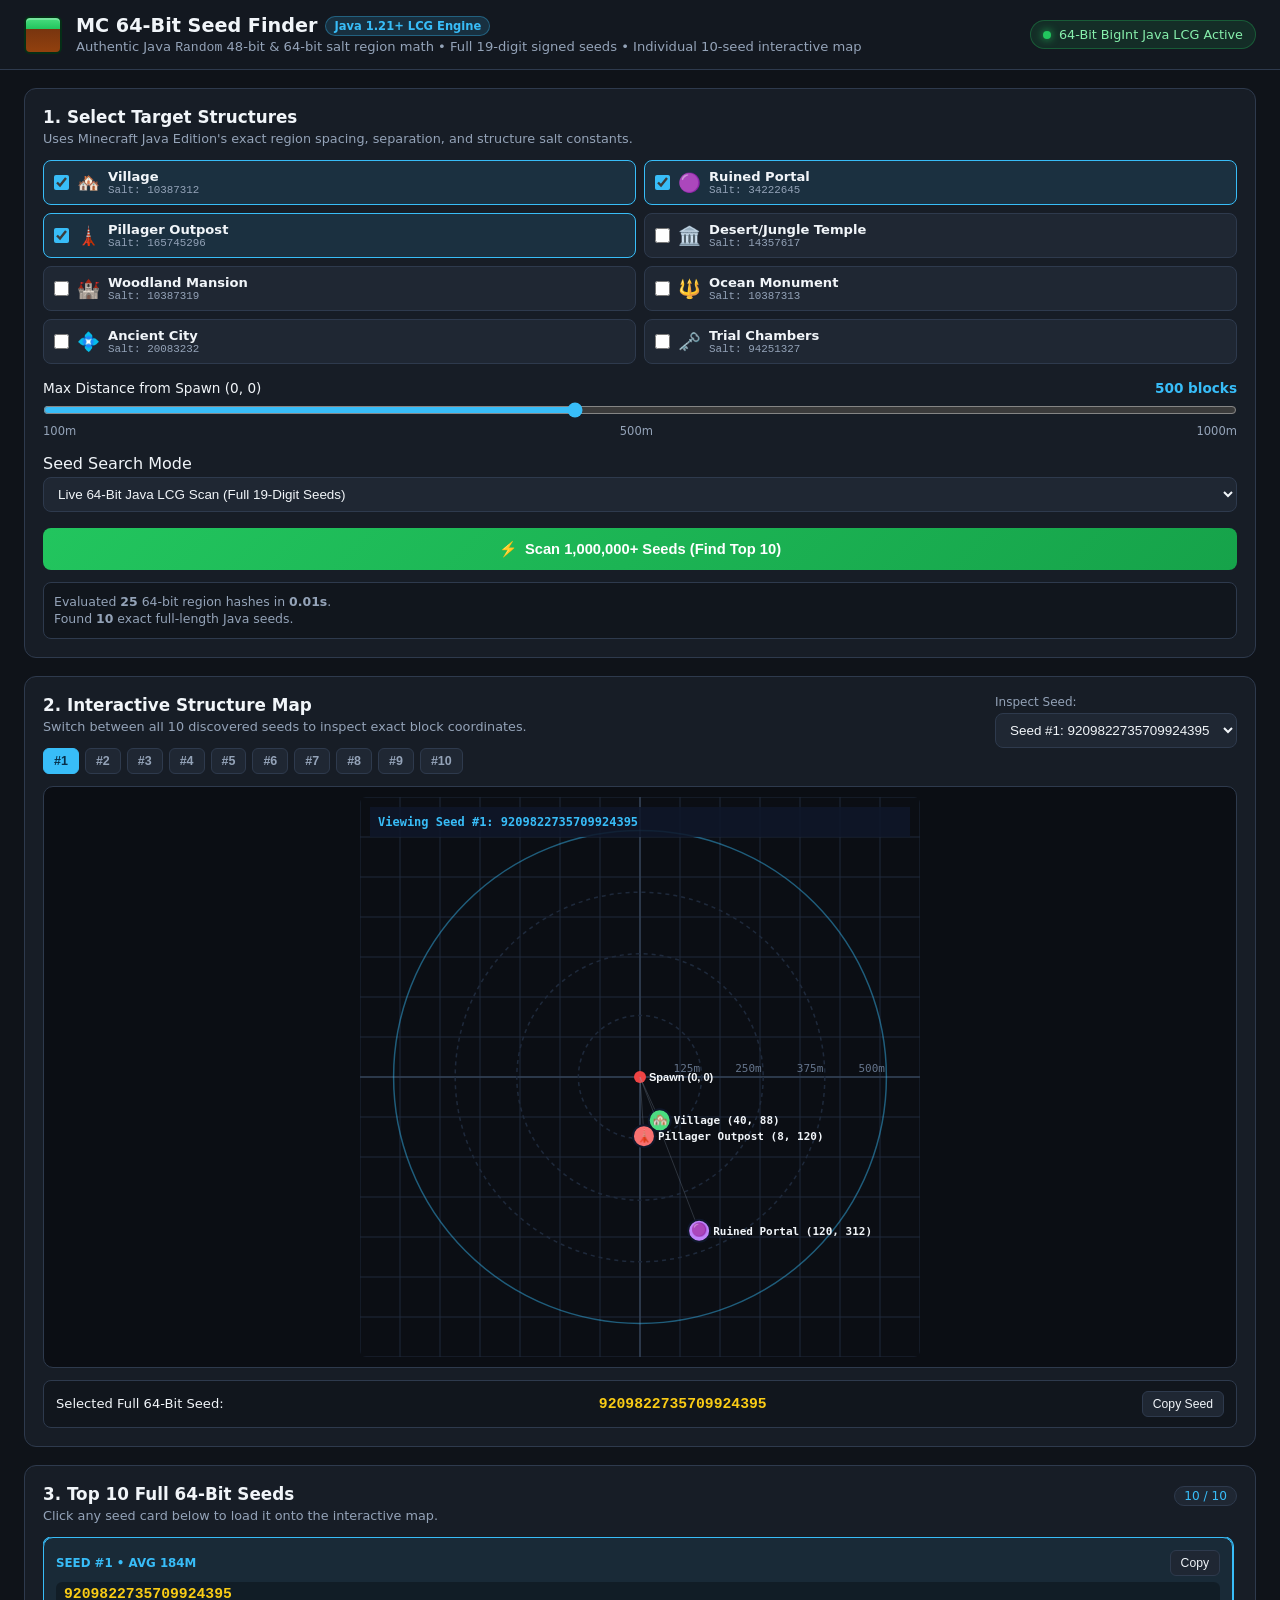
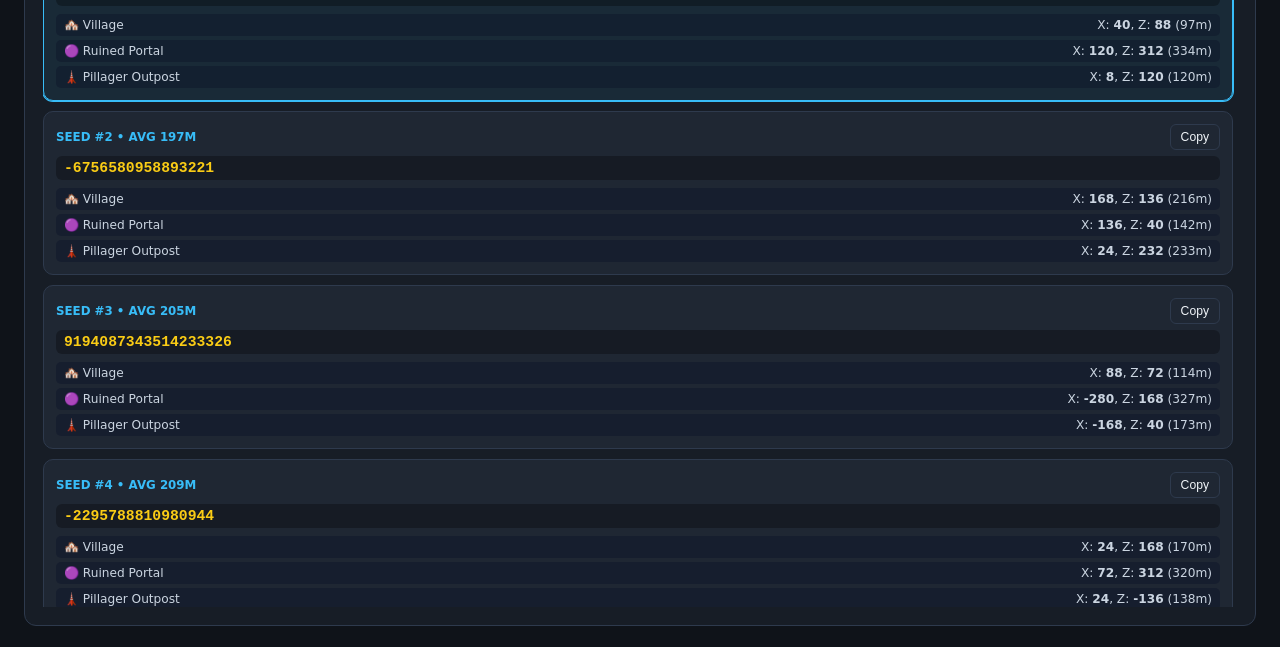
<file: index.html>
<!DOCTYPE html>
<html lang="en">
<head>
  <meta charset="UTF-8" />
  <meta name="viewport" content="width=device-width, initial-scale=1.0" />
  <title>Minecraft Java 1.21+ Exact 64-Bit Seed Finder & Structure Radar</title>
  <link rel="stylesheet" href="style.css" />
</head>
<body>
  <header class="top-bar">
    <div class="brand">
      <div class="mc-cube"></div>
      <div>
        <h1>MC 64-Bit Seed Finder <span class="badge">Java 1.21+ LCG Engine</span></h1>
        <p>Authentic Java <code>Random</code> 48-bit &amp; 64-bit salt region math • Full 19-digit signed seeds • Individual 10-seed interactive map</p>
      </div>
    </div>
    <div class="engine-status">
      <span class="dot"></span> 64-Bit BigInt Java LCG Active
    </div>
  </header>

  <main class="container">
    <!-- Left Panel: Search Filters -->
    <section class="panel controls-panel">
      <h2>1. Select Target Structures</h2>
      <p class="hint">Uses Minecraft Java Edition's exact region spacing, separation, and structure salt constants.</p>

      <div class="structure-grid" id="structureList">
        <!-- Populated by app.js -->
      </div>

      <div class="control-group">
        <div class="slider-header">
          <label for="radiusSlider">Max Distance from Spawn (0, 0)</label>
          <span class="radius-val" id="radiusValue">500 blocks</span>
        </div>
        <input type="range" id="radiusSlider" min="100" max="1000" step="25" value="500" />
        <div class="range-labels">
          <span>100m</span>
          <span>500m</span>
          <span>1000m</span>
        </div>
      </div>

      <div class="control-group">
        <label for="seedMode">Seed Search Mode</label>
        <select id="seedMode" class="select-input">
          <option value="lcg_live">Live 64-Bit Java LCG Scan (Full 19-Digit Seeds)</option>
          <option value="verified_db">Verified Speedrun &amp; Showcase Seeds (1.21+)</option>
        </select>
      </div>

      <button id="searchBtn" class="btn-primary">
        <span class="btn-icon">⚡</span> Scan 1,000,000+ Seeds (Find Top 10)
      </button>

      <div class="stats-bar" id="scanStats">
        Ready to compute 64-bit Java structure regions.
      </div>
    </section>

    <!-- Middle Panel: Interactive Structure Map for Each of the 10 Seeds -->
    <section class="panel map-panel">
      <div class="map-header">
        <div>
          <h2>2. Interactive Structure Map</h2>
          <p class="hint">Switch between all 10 discovered seeds to inspect exact block coordinates.</p>
        </div>
        <div class="seed-switcher">
          <label for="activeSeedSelect">Inspect Seed:</label>
          <select id="activeSeedSelect" class="select-input" disabled>
            <option value="0">Run a search first...</option>
          </select>
        </div>
      </div>

      <!-- Quick 1-10 Pill Selector -->
      <div class="seed-pills" id="seedPills"></div>

      <div class="canvas-wrapper">
        <canvas id="radarCanvas" width="560" height="560"></canvas>
        <div id="mapTooltip" class="tooltip hidden"></div>
      </div>

      <div class="active-seed-bar" id="activeSeedBanner">
        <span>Selected Full 64-Bit Seed:</span>
        <code id="bannerSeedText">—</code>
        <button id="copyBannerBtn" class="btn-small" disabled>Copy Seed</button>
      </div>
    </section>

    <!-- Right Panel: Top 10 Full 64-Bit Seed Results -->
    <section class="panel results-panel">
      <div class="results-header">
        <h2>3. Top 10 Full 64-Bit Seeds</h2>
        <span class="count-pill" id="resultCount">0 / 10</span>
      </div>
      <p class="hint">Click any seed card below to load it onto the interactive map.</p>

      <div class="results-list" id="resultsList">
        <div class="empty-state">
          Select structures and click <strong>Scan 1,000,000+ Seeds</strong> to find exact 64-bit Java seeds.
        </div>
      </div>
    </section>
  </main>

  <script src="seed_engine.js"></script>
  <script src="app.js"></script>
</body>
</html>
</file>
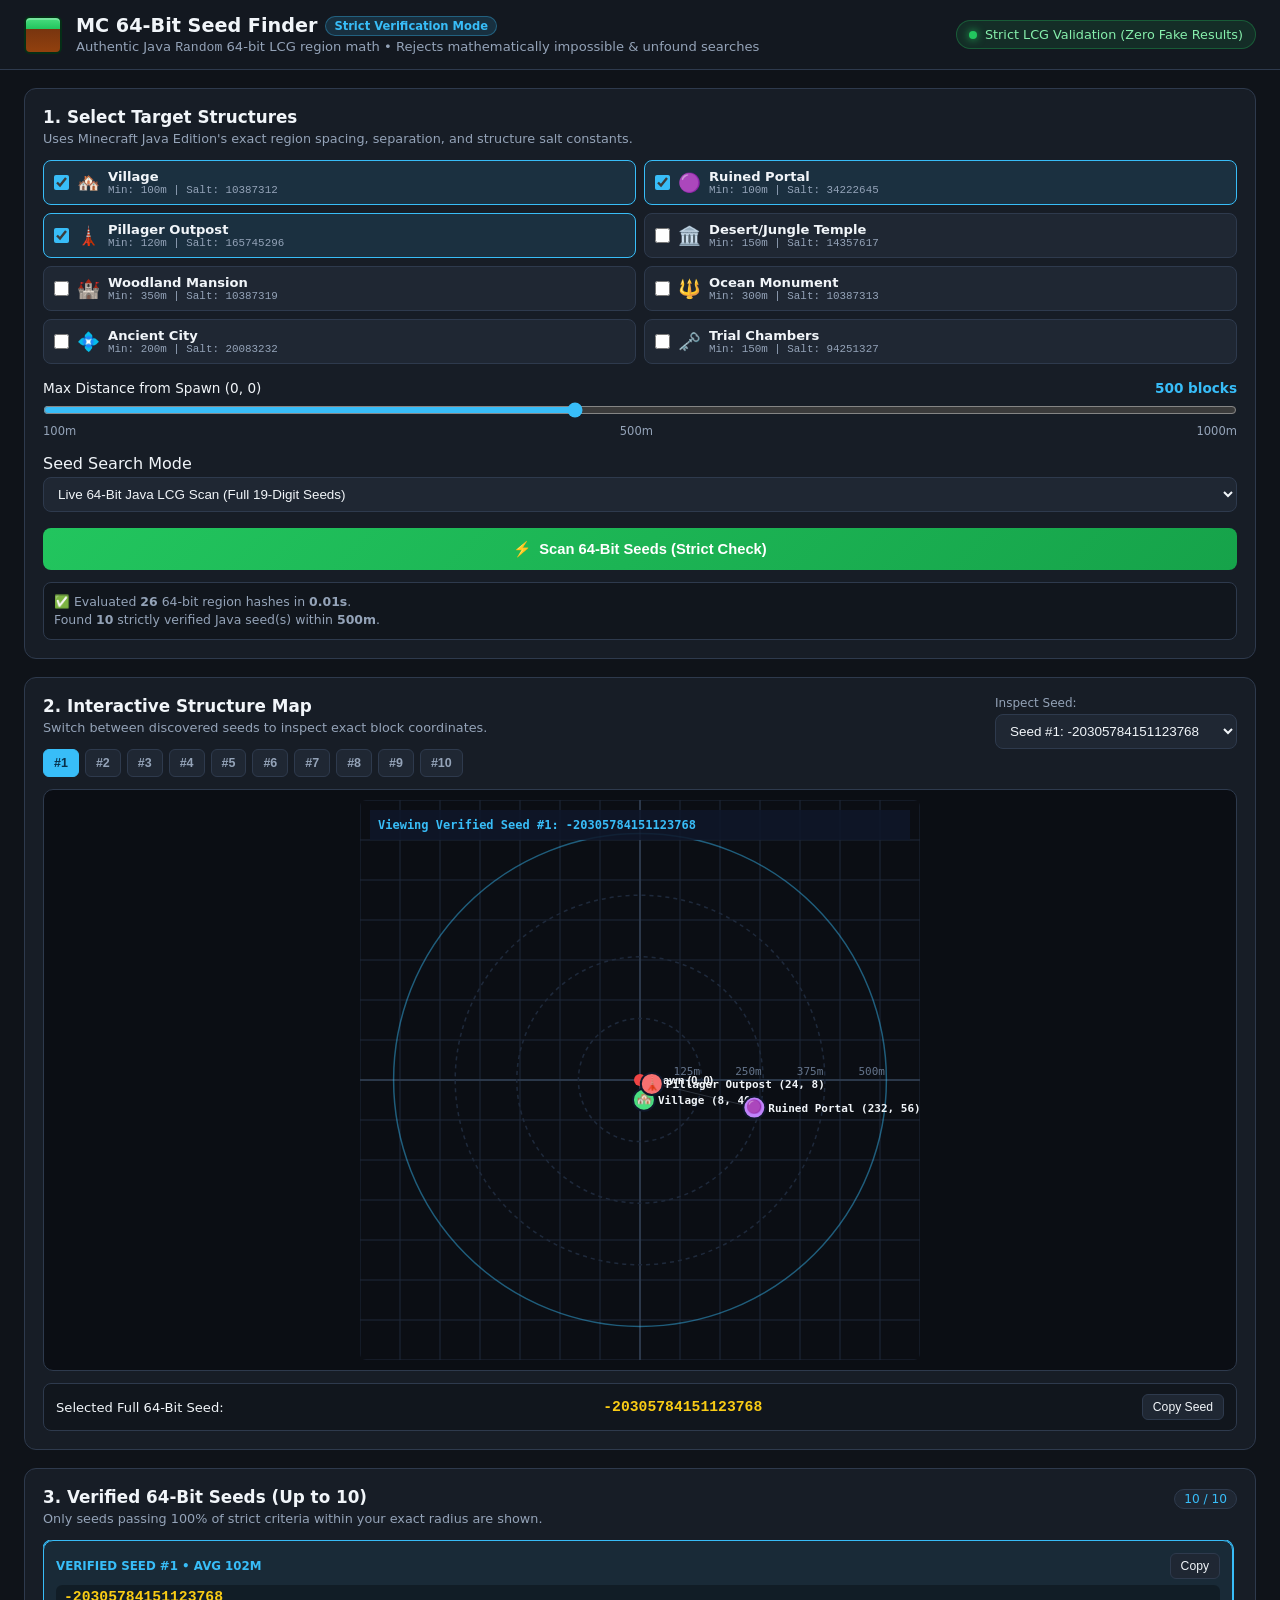
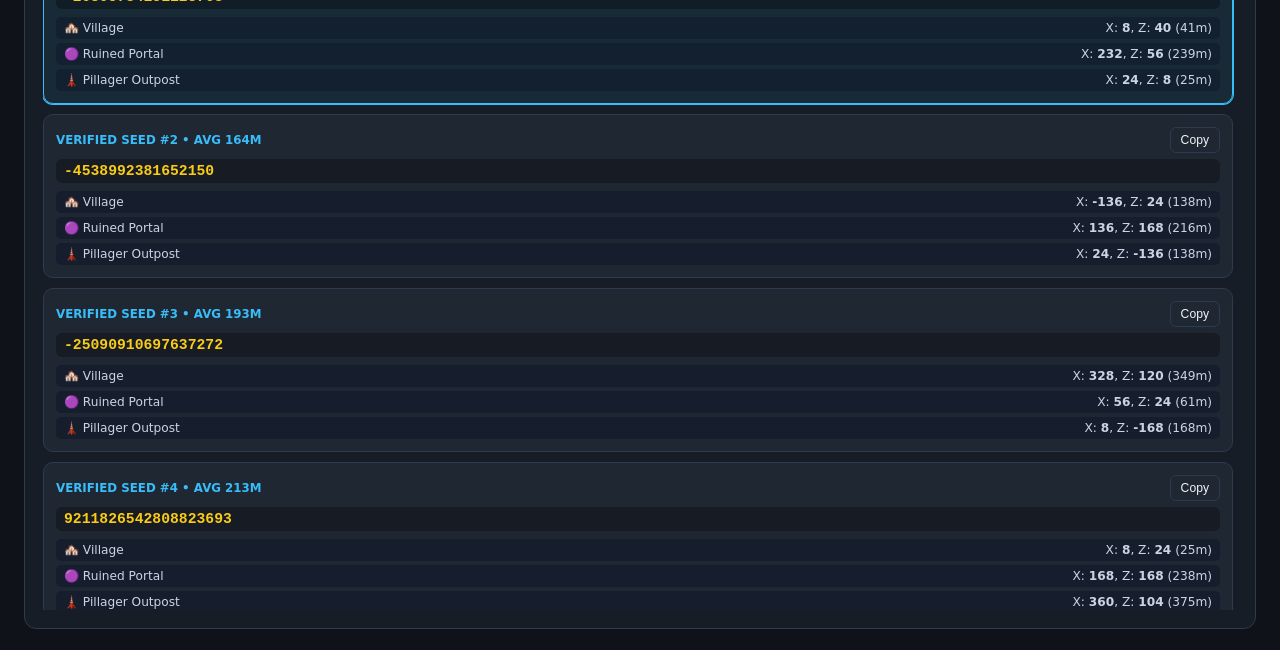
<file: strict_seed_finder.html>
<!DOCTYPE html>
<html lang="en">
<head>
  <meta charset="UTF-8" />
  <meta name="viewport" content="width=device-width, initial-scale=1.0" />
  <title>Minecraft Java 1.21+ Strict 64-Bit Seed Finder (Side-by-Side Edition)</title>
  <link rel="stylesheet" href="strict_seed_finder.css" />
</head>
<body>
  <header class="top-bar">
    <div class="brand">
      <div class="mc-cube"></div>
      <div>
        <h1>MC 64-Bit Seed Finder <span class="badge">Strict Verification Mode</span></h1>
        <p>Authentic Java <code>Random</code> 64-bit LCG region math • Rejects mathematically impossible &amp; unfound searches</p>
      </div>
    </div>
    <div class="engine-status">
      <span class="dot"></span> Strict LCG Validation (Zero Fake Results)
    </div>
  </header>

  <main class="container">
    <!-- Left Panel: Search Filters -->
    <section class="panel controls-panel">
      <h2>1. Select Target Structures</h2>
      <p class="hint">Uses Minecraft Java Edition's exact region spacing, separation, and structure salt constants.</p>

      <div class="structure-grid" id="structureList"></div>

      <div class="control-group">
        <div class="slider-header">
          <label for="radiusSlider">Max Distance from Spawn (0, 0)</label>
          <span class="radius-val" id="radiusValue">500 blocks</span>
        </div>
        <input type="range" id="radiusSlider" min="100" max="1000" step="25" value="500" />
        <div class="range-labels">
          <span>100m</span>
          <span>500m</span>
          <span>1000m</span>
        </div>
      </div>

      <div class="control-group">
        <label for="seedMode">Seed Search Mode</label>
        <select id="seedMode" class="select-input">
          <option value="lcg_live">Live 64-Bit Java LCG Scan (Full 19-Digit Seeds)</option>
          <option value="verified_db">Verified Speedrun &amp; Showcase Seeds (1.21+)</option>
        </select>
      </div>

      <button id="searchBtn" class="btn-primary">
        <span class="btn-icon">⚡</span> Scan 64-Bit Seeds (Strict Check)
      </button>

      <div class="stats-bar" id="scanStats">
        Ready to run strict 64-bit Java structure validation.
      </div>
    </section>

    <!-- Middle Panel: Interactive Structure Map -->
    <section class="panel map-panel">
      <div class="map-header">
        <div>
          <h2>2. Interactive Structure Map</h2>
          <p class="hint">Switch between discovered seeds to inspect exact block coordinates.</p>
        </div>
        <div class="seed-switcher">
          <label for="activeSeedSelect">Inspect Seed:</label>
          <select id="activeSeedSelect" class="select-input" disabled>
            <option value="0">No valid seeds loaded</option>
          </select>
        </div>
      </div>

      <!-- Quick 1-10 Pill Selector -->
      <div class="seed-pills" id="seedPills"></div>

      <div class="canvas-wrapper">
        <canvas id="radarCanvas" width="560" height="560"></canvas>
        <div id="mapTooltip" class="tooltip hidden"></div>
      </div>

      <div class="active-seed-bar" id="activeSeedBanner">
        <span>Selected Full 64-Bit Seed:</span>
        <code id="bannerSeedText">—</code>
        <button id="copyBannerBtn" class="btn-small" disabled>Copy Seed</button>
      </div>
    </section>

    <!-- Right Panel: Strict Verified Results / Denial Notice -->
    <section class="panel results-panel">
      <div class="results-header">
        <h2>3. Verified 64-Bit Seeds (Up to 10)</h2>
        <span class="count-pill" id="resultCount">0 / 10</span>
      </div>
      <p class="hint">Only seeds passing 100% of strict criteria within your exact radius are shown.</p>

      <div class="results-list" id="resultsList">
        <div class="empty-state">
          Select structures and click <strong>Scan 64-Bit Seeds</strong>. Impossible combinations will be denied.
        </div>
      </div>
    </section>
  </main>

  <script src="strict_seed_engine.js"></script>
  <script src="strict_seed_app.js"></script>
</body>
</html>
</file>
<file: style.css>
:root {
  --bg-dark: #0f1319;
  --bg-panel: #171d26;
  --bg-card: #1f2733;
  --bg-card-hover: #273140;
  --border: #2e3a4d;
  --accent: #38bdf8;
  --accent-green: #22c55e;
  --accent-green-dark: #15803d;
  --text-main: #f1f5f9;
  --text-muted: #94a3b8;
  --gold: #facc15;
}

* {
  box-sizing: border-box;
  margin: 0;
  padding: 0;
}

body {
  font-family: 'Segoe UI', system-ui, -apple-system, sans-serif;
  background-color: var(--bg-dark);
  color: var(--text-main);
  min-height: 100vh;
}

.top-bar {
  background: #131820;
  border-bottom: 1px solid var(--border);
  padding: 14px 24px;
  display: flex;
  justify-content: space-between;
  align-items: center;
  flex-wrap: wrap;
  gap: 12px;
}

.brand {
  display: flex;
  align-items: center;
  gap: 14px;
}

.mc-cube {
  width: 38px;
  height: 38px;
  background: linear-gradient(180deg, #4ade80 0%, #22c55e 32%, #78350f 32%, #92400e 100%);
  border: 2px solid #052e16;
  border-radius: 6px;
  box-shadow: inset 0 2px 0 rgba(255,255,255,0.25);
}

.brand h1 {
  font-size: 1.2rem;
  font-weight: 700;
  display: flex;
  align-items: center;
  gap: 8px;
}

.badge {
  font-size: 0.72rem;
  background: rgba(56, 189, 248, 0.15);
  color: var(--accent);
  border: 1px solid rgba(56, 189, 248, 0.35);
  padding: 2px 8px;
  border-radius: 99px;
}

.brand p {
  font-size: 0.82rem;
  color: var(--text-muted);
  margin-top: 2px;
}

.engine-status {
  font-size: 0.8rem;
  color: #86efac;
  background: rgba(34, 197, 94, 0.12);
  border: 1px solid rgba(34, 197, 94, 0.3);
  padding: 6px 12px;
  border-radius: 99px;
  display: flex;
  align-items: center;
  gap: 8px;
}

.dot {
  width: 8px;
  height: 8px;
  background: #22c55e;
  border-radius: 50%;
  box-shadow: 0 0 8px #22c55e;
}

.container {
  display: grid;
  grid-template-columns: 330px 1fr 390px;
  gap: 18px;
  padding: 18px 24px;
  max-width: 1650px;
  margin: 0 auto;
}

@media (max-width: 1280px) {
  .container {
    grid-template-columns: 1fr;
  }
}

.panel {
  background: var(--bg-panel);
  border: 1px solid var(--border);
  border-radius: 12px;
  padding: 18px;
  display: flex;
  flex-direction: column;
}

.panel h2 {
  font-size: 1.05rem;
  margin-bottom: 4px;
}

.hint {
  font-size: 0.8rem;
  color: var(--text-muted);
  margin-bottom: 14px;
}

.structure-grid {
  display: grid;
  grid-template-columns: 1fr 1fr;
  gap: 8px;
  margin-bottom: 16px;
}

.struct-item {
  background: var(--bg-card);
  border: 1px solid var(--border);
  border-radius: 8px;
  padding: 8px 10px;
  display: flex;
  align-items: center;
  gap: 8px;
  cursor: pointer;
  transition: all 0.15s ease;
  user-select: none;
}

.struct-item:hover {
  background: var(--bg-card-hover);
}

.struct-item.active {
  border-color: var(--accent);
  background: rgba(56, 189, 248, 0.12);
}

.struct-item input {
  accent-color: var(--accent);
  width: 15px;
  height: 15px;
  cursor: pointer;
}

.struct-icon {
  font-size: 1.15rem;
}

.struct-meta {
  display: flex;
  flex-direction: column;
}

.struct-name {
  font-size: 0.82rem;
  font-weight: 600;
}

.struct-salt {
  font-size: 0.68rem;
  color: var(--text-muted);
  font-family: monospace;
}

.control-group {
  margin-bottom: 16px;
}

.slider-header {
  display: flex;
  justify-content: space-between;
  font-size: 0.85rem;
  margin-bottom: 6px;
}

.radius-val {
  color: var(--accent);
  font-weight: 700;
}

input[type="range"] {
  width: 100%;
  accent-color: var(--accent);
  cursor: pointer;
}

.range-labels {
  display: flex;
  justify-content: space-between;
  font-size: 0.72rem;
  color: var(--text-muted);
  margin-top: 2px;
}

.select-input {
  width: 100%;
  background: var(--bg-card);
  color: var(--text-main);
  border: 1px solid var(--border);
  border-radius: 8px;
  padding: 8px 10px;
  font-size: 0.84rem;
  margin-top: 4px;
  cursor: pointer;
}

.btn-primary {
  width: 100%;
  background: linear-gradient(135deg, #22c55e, #16a34a);
  color: #fff;
  font-weight: 700;
  font-size: 0.92rem;
  border: none;
  border-radius: 8px;
  padding: 12px;
  cursor: pointer;
  display: flex;
  align-items: center;
  justify-content: center;
  gap: 8px;
  transition: transform 0.1s ease, filter 0.15s ease;
}

.btn-primary:hover {
  filter: brightness(1.08);
}

.btn-primary:active {
  transform: scale(0.99);
}

.stats-bar {
  margin-top: 12px;
  padding: 10px;
  background: #11161d;
  border-radius: 8px;
  font-size: 0.78rem;
  color: var(--text-muted);
  border: 1px solid var(--border);
  line-height: 1.4;
}

/* Map Panel */
.map-header {
  display: flex;
  justify-content: space-between;
  align-items: flex-start;
  gap: 12px;
  flex-wrap: wrap;
}

.seed-switcher {
  min-width: 210px;
}

.seed-switcher label {
  font-size: 0.75rem;
  color: var(--text-muted);
  display: block;
}

.seed-pills {
  display: flex;
  gap: 6px;
  flex-wrap: wrap;
  margin-bottom: 12px;
}

.pill-btn {
  background: var(--bg-card);
  border: 1px solid var(--border);
  color: var(--text-muted);
  padding: 5px 10px;
  border-radius: 6px;
  font-size: 0.78rem;
  font-weight: 600;
  cursor: pointer;
  transition: all 0.15s ease;
}

.pill-btn:hover {
  background: var(--bg-card-hover);
  color: var(--text-main);
}

.pill-btn.active {
  background: var(--accent);
  color: #082f49;
  border-color: var(--accent);
}

.canvas-wrapper {
  position: relative;
  display: flex;
  justify-content: center;
  align-items: center;
  background: #0b0e14;
  border: 1px solid var(--border);
  border-radius: 10px;
  padding: 10px;
}

canvas {
  max-width: 100%;
  height: auto;
  border-radius: 6px;
  cursor: crosshair;
}

.tooltip {
  position: absolute;
  background: rgba(15, 23, 42, 0.96);
  border: 1px solid var(--accent);
  color: #f8fafc;
  padding: 8px 10px;
  border-radius: 6px;
  font-size: 0.78rem;
  pointer-events: none;
  z-index: 20;
  box-shadow: 0 8px 20px rgba(0,0,0,0.5);
  white-space: nowrap;
}

.tooltip.hidden {
  display: none;
}

.active-seed-bar {
  margin-top: 12px;
  background: #11161d;
  border: 1px solid var(--border);
  border-radius: 8px;
  padding: 10px 12px;
  display: flex;
  align-items: center;
  justify-content: space-between;
  gap: 10px;
  font-size: 0.82rem;
}

.active-seed-bar code {
  color: var(--gold);
  font-size: 0.92rem;
  font-weight: 700;
  user-select: all;
}

.btn-small {
  background: var(--bg-card);
  color: var(--text-main);
  border: 1px solid var(--border);
  padding: 5px 10px;
  border-radius: 6px;
  font-size: 0.76rem;
  cursor: pointer;
}

.btn-small:hover:not(:disabled) {
  border-color: var(--accent);
  color: var(--accent);
}

.btn-small:disabled {
  opacity: 0.45;
  cursor: not-allowed;
}

/* Results Panel */
.results-header {
  display: flex;
  justify-content: space-between;
  align-items: center;
}

.count-pill {
  background: var(--bg-card);
  border: 1px solid var(--border);
  padding: 2px 9px;
  border-radius: 99px;
  font-size: 0.76rem;
  color: var(--accent);
}

.results-list {
  display: flex;
  flex-direction: column;
  gap: 10px;
  max-height: 670px;
  overflow-y: auto;
  padding-right: 4px;
}

.seed-card {
  background: var(--bg-card);
  border: 1px solid var(--border);
  border-radius: 10px;
  padding: 12px;
  cursor: pointer;
  transition: all 0.15s ease;
}

.seed-card:hover {
  background: var(--bg-card-hover);
  border-color: #475569;
}

.seed-card.selected {
  border-color: var(--accent);
  box-shadow: 0 0 0 1px var(--accent);
  background: rgba(56, 189, 248, 0.08);
}

.seed-card-top {
  display: flex;
  justify-content: space-between;
  align-items: center;
  margin-bottom: 6px;
}

.seed-rank {
  font-size: 0.74rem;
  font-weight: 700;
  color: var(--accent);
  text-transform: uppercase;
}

.seed-number {
  font-family: monospace;
  font-size: 0.92rem;
  font-weight: 700;
  color: var(--gold);
  background: rgba(0,0,0,0.3);
  padding: 4px 8px;
  border-radius: 6px;
  margin-bottom: 8px;
  display: flex;
  justify-content: space-between;
  align-items: center;
}

.struct-tags {
  display: flex;
  flex-direction: column;
  gap: 4px;
}

.struct-tag {
  font-size: 0.76rem;
  color: #cbd5e1;
  display: flex;
  justify-content: space-between;
  background: rgba(15, 23, 42, 0.5);
  padding: 4px 8px;
  border-radius: 5px;
}

.empty-state {
  text-align: center;
  color: var(--text-muted);
  font-size: 0.85rem;
  padding: 40px 16px;
  border: 1px dashed var(--border);
  border-radius: 10px;
}
</file>
<file: strict_seed_finder.css>
:root {
  --bg-dark: #0f1319;
  --bg-panel: #171d26;
  --bg-card: #1f2733;
  --bg-card-hover: #273140;
  --border: #2e3a4d;
  --accent: #38bdf8;
  --accent-green: #22c55e;
  --danger: #ef4444;
  --danger-bg: rgba(239, 68, 68, 0.12);
  --danger-border: rgba(239, 68, 68, 0.45);
  --text-main: #f1f5f9;
  --text-muted: #94a3b8;
  --gold: #facc15;
}

* {
  box-sizing: border-box;
  margin: 0;
  padding: 0;
}

body {
  font-family: 'Segoe UI', system-ui, -apple-system, sans-serif;
  background-color: var(--bg-dark);
  color: var(--text-main);
  min-height: 100vh;
}

.top-bar {
  background: #131820;
  border-bottom: 1px solid var(--border);
  padding: 14px 24px;
  display: flex;
  justify-content: space-between;
  align-items: center;
  flex-wrap: wrap;
  gap: 12px;
}

.brand {
  display: flex;
  align-items: center;
  gap: 14px;
}

.mc-cube {
  width: 38px;
  height: 38px;
  background: linear-gradient(180deg, #4ade80 0%, #22c55e 32%, #78350f 32%, #92400e 100%);
  border: 2px solid #052e16;
  border-radius: 6px;
  box-shadow: inset 0 2px 0 rgba(255,255,255,0.25);
}

.brand h1 {
  font-size: 1.2rem;
  font-weight: 700;
  display: flex;
  align-items: center;
  gap: 8px;
}

.badge {
  font-size: 0.72rem;
  background: rgba(56, 189, 248, 0.15);
  color: var(--accent);
  border: 1px solid rgba(56, 189, 248, 0.35);
  padding: 2px 8px;
  border-radius: 99px;
}

.brand p {
  font-size: 0.82rem;
  color: var(--text-muted);
  margin-top: 2px;
}

.engine-status {
  font-size: 0.8rem;
  color: #86efac;
  background: rgba(34, 197, 94, 0.12);
  border: 1px solid rgba(34, 197, 94, 0.3);
  padding: 6px 12px;
  border-radius: 99px;
  display: flex;
  align-items: center;
  gap: 8px;
}

.dot {
  width: 8px;
  height: 8px;
  background: #22c55e;
  border-radius: 50%;
  box-shadow: 0 0 8px #22c55e;
}

.container {
  display: grid;
  grid-template-columns: 330px 1fr 390px;
  gap: 18px;
  padding: 18px 24px;
  max-width: 1650px;
  margin: 0 auto;
}

@media (max-width: 1280px) {
  .container {
    grid-template-columns: 1fr;
  }
}

.panel {
  background: var(--bg-panel);
  border: 1px solid var(--border);
  border-radius: 12px;
  padding: 18px;
  display: flex;
  flex-direction: column;
}

.panel h2 {
  font-size: 1.05rem;
  margin-bottom: 4px;
}

.hint {
  font-size: 0.8rem;
  color: var(--text-muted);
  margin-bottom: 14px;
}

.structure-grid {
  display: grid;
  grid-template-columns: 1fr 1fr;
  gap: 8px;
  margin-bottom: 16px;
}

.struct-item {
  background: var(--bg-card);
  border: 1px solid var(--border);
  border-radius: 8px;
  padding: 8px 10px;
  display: flex;
  align-items: center;
  gap: 8px;
  cursor: pointer;
  transition: all 0.15s ease;
  user-select: none;
}

.struct-item:hover {
  background: var(--bg-card-hover);
}

.struct-item.active {
  border-color: var(--accent);
  background: rgba(56, 189, 248, 0.12);
}

.struct-item input {
  accent-color: var(--accent);
  width: 15px;
  height: 15px;
  cursor: pointer;
}

.struct-icon {
  font-size: 1.15rem;
}

.struct-meta {
  display: flex;
  flex-direction: column;
}

.struct-name {
  font-size: 0.82rem;
  font-weight: 600;
}

.struct-salt {
  font-size: 0.68rem;
  color: var(--text-muted);
  font-family: monospace;
}

.control-group {
  margin-bottom: 16px;
}

.slider-header {
  display: flex;
  justify-content: space-between;
  font-size: 0.85rem;
  margin-bottom: 6px;
}

.radius-val {
  color: var(--accent);
  font-weight: 700;
}

input[type="range"] {
  width: 100%;
  accent-color: var(--accent);
  cursor: pointer;
}

.range-labels {
  display: flex;
  justify-content: space-between;
  font-size: 0.72rem;
  color: var(--text-muted);
  margin-top: 2px;
}

.select-input {
  width: 100%;
  background: var(--bg-card);
  color: var(--text-main);
  border: 1px solid var(--border);
  border-radius: 8px;
  padding: 8px 10px;
  font-size: 0.84rem;
  margin-top: 4px;
  cursor: pointer;
}

.btn-primary {
  width: 100%;
  background: linear-gradient(135deg, #22c55e, #16a34a);
  color: #fff;
  font-weight: 700;
  font-size: 0.92rem;
  border: none;
  border-radius: 8px;
  padding: 12px;
  cursor: pointer;
  display: flex;
  align-items: center;
  justify-content: center;
  gap: 8px;
  transition: transform 0.1s ease, filter 0.15s ease;
}

.btn-primary:hover {
  filter: brightness(1.08);
}

.btn-primary:active {
  transform: scale(0.99);
}

.stats-bar {
  margin-top: 12px;
  padding: 10px;
  background: #11161d;
  border-radius: 8px;
  font-size: 0.78rem;
  color: var(--text-muted);
  border: 1px solid var(--border);
  line-height: 1.45;
}

.stats-bar.denied {
  background: var(--danger-bg);
  border-color: var(--danger-border);
  color: #fca5a5;
}

/* Map Panel */
.map-header {
  display: flex;
  justify-content: space-between;
  align-items: flex-start;
  gap: 12px;
  flex-wrap: wrap;
}

.seed-switcher {
  min-width: 210px;
}

.seed-switcher label {
  font-size: 0.75rem;
  color: var(--text-muted);
  display: block;
}

.seed-pills {
  display: flex;
  gap: 6px;
  flex-wrap: wrap;
  margin-bottom: 12px;
  min-height: 28px;
}

.pill-btn {
  background: var(--bg-card);
  border: 1px solid var(--border);
  color: var(--text-muted);
  padding: 5px 10px;
  border-radius: 6px;
  font-size: 0.78rem;
  font-weight: 600;
  cursor: pointer;
  transition: all 0.15s ease;
}

.pill-btn:hover {
  background: var(--bg-card-hover);
  color: var(--text-main);
}

.pill-btn.active {
  background: var(--accent);
  color: #082f49;
  border-color: var(--accent);
}

.canvas-wrapper {
  position: relative;
  display: flex;
  justify-content: center;
  align-items: center;
  background: #0b0e14;
  border: 1px solid var(--border);
  border-radius: 10px;
  padding: 10px;
}

canvas {
  max-width: 100%;
  height: auto;
  border-radius: 6px;
  cursor: crosshair;
}

.tooltip {
  position: absolute;
  background: rgba(15, 23, 42, 0.96);
  border: 1px solid var(--accent);
  color: #f8fafc;
  padding: 8px 10px;
  border-radius: 6px;
  font-size: 0.78rem;
  pointer-events: none;
  z-index: 20;
  box-shadow: 0 8px 20px rgba(0,0,0,0.5);
  white-space: nowrap;
}

.tooltip.hidden {
  display: none;
}

.active-seed-bar {
  margin-top: 12px;
  background: #11161d;
  border: 1px solid var(--border);
  border-radius: 8px;
  padding: 10px 12px;
  display: flex;
  align-items: center;
  justify-content: space-between;
  gap: 10px;
  font-size: 0.82rem;
}

.active-seed-bar code {
  color: var(--gold);
  font-size: 0.92rem;
  font-weight: 700;
  user-select: all;
}

.btn-small {
  background: var(--bg-card);
  color: var(--text-main);
  border: 1px solid var(--border);
  padding: 5px 10px;
  border-radius: 6px;
  font-size: 0.76rem;
  cursor: pointer;
}

.btn-small:hover:not(:disabled) {
  border-color: var(--accent);
  color: var(--accent);
}

.btn-small:disabled {
  opacity: 0.45;
  cursor: not-allowed;
}

/* Results Panel */
.results-header {
  display: flex;
  justify-content: space-between;
  align-items: center;
}

.count-pill {
  background: var(--bg-card);
  border: 1px solid var(--border);
  padding: 2px 9px;
  border-radius: 99px;
  font-size: 0.76rem;
  color: var(--accent);
}

.count-pill.denied {
  color: #fca5a5;
  border-color: var(--danger-border);
  background: var(--danger-bg);
}

.results-list {
  display: flex;
  flex-direction: column;
  gap: 10px;
  max-height: 670px;
  overflow-y: auto;
  padding-right: 4px;
}

.seed-card {
  background: var(--bg-card);
  border: 1px solid var(--border);
  border-radius: 10px;
  padding: 12px;
  cursor: pointer;
  transition: all 0.15s ease;
}

.seed-card:hover {
  background: var(--bg-card-hover);
  border-color: #475569;
}

.seed-card.selected {
  border-color: var(--accent);
  box-shadow: 0 0 0 1px var(--accent);
  background: rgba(56, 189, 248, 0.08);
}

.seed-card-top {
  display: flex;
  justify-content: space-between;
  align-items: center;
  margin-bottom: 6px;
}

.seed-rank {
  font-size: 0.74rem;
  font-weight: 700;
  color: var(--accent);
  text-transform: uppercase;
}

.seed-number {
  font-family: monospace;
  font-size: 0.92rem;
  font-weight: 700;
  color: var(--gold);
  background: rgba(0,0,0,0.3);
  padding: 4px 8px;
  border-radius: 6px;
  margin-bottom: 8px;
  display: flex;
  justify-content: space-between;
  align-items: center;
}

.struct-tags {
  display: flex;
  flex-direction: column;
  gap: 4px;
}

.struct-tag {
  font-size: 0.76rem;
  color: #cbd5e1;
  display: flex;
  justify-content: space-between;
  background: rgba(15, 23, 42, 0.5);
  padding: 4px 8px;
  border-radius: 5px;
}

.empty-state {
  text-align: center;
  color: var(--text-muted);
  font-size: 0.85rem;
  padding: 40px 16px;
  border: 1px dashed var(--border);
  border-radius: 10px;
}

/* Denial Card */
.denial-box {
  background: var(--danger-bg);
  border: 1px solid var(--danger-border);
  border-radius: 10px;
  padding: 18px;
  color: #fecaca;
}

.denial-box h3 {
  color: #f87171;
  font-size: 1rem;
  margin-bottom: 8px;
  display: flex;
  align-items: center;
  gap: 8px;
}

.denial-box p {
  font-size: 0.83rem;
  line-height: 1.5;
  margin-bottom: 10px;
  color: #fee2e2;
}

.denial-reasons {
  background: rgba(15, 23, 42, 0.65);
  border: 1px solid rgba(239, 68, 68, 0.3);
  border-radius: 8px;
  padding: 10px 12px;
  font-size: 0.79rem;
  line-height: 1.5;
  color: #fca5a5;
}

.denial-reasons ul {
  padding-left: 18px;
  margin-top: 4px;
}

.denial-reasons li {
  margin-bottom: 4px;
}
</file>
